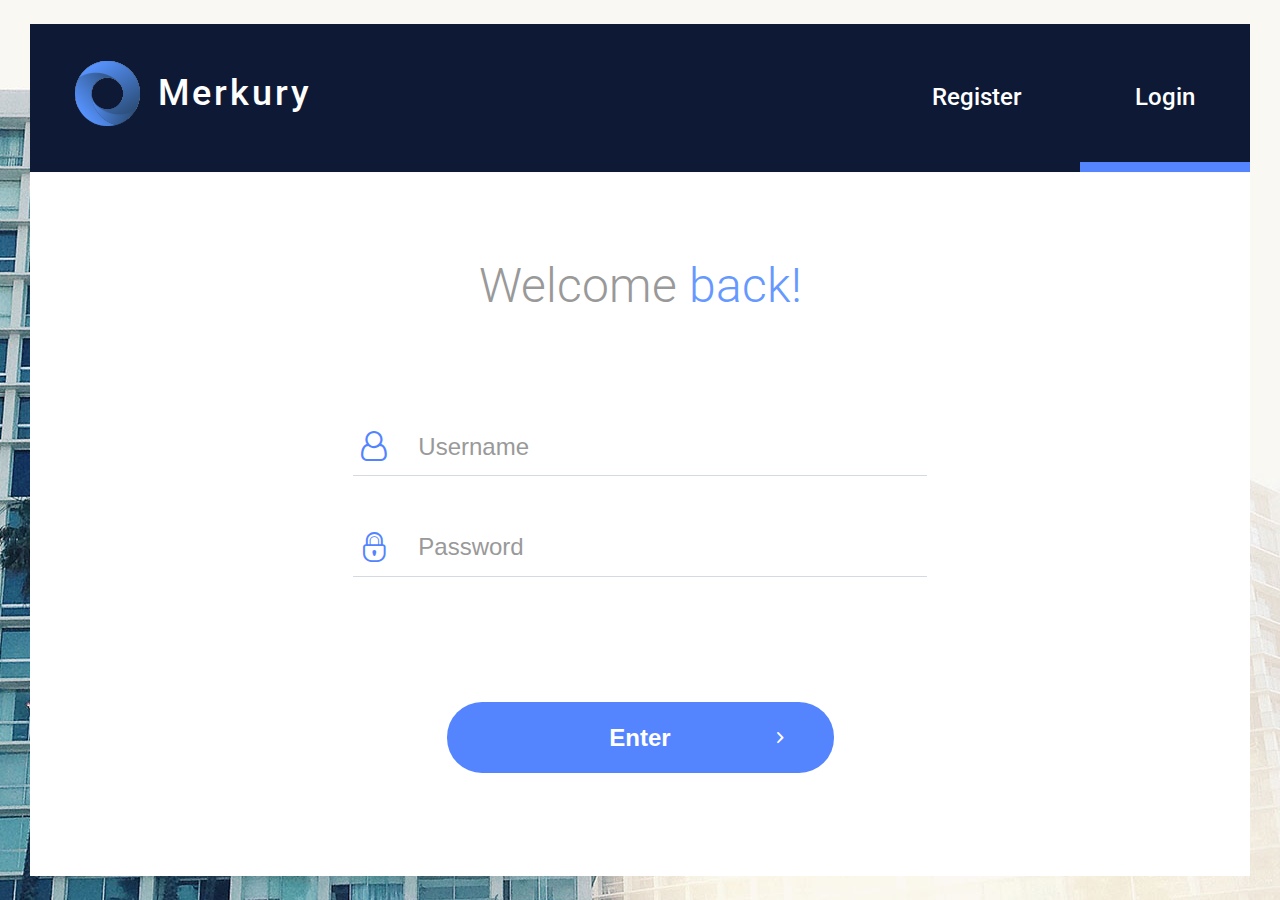
<file: public/index.html>
<!DOCTYPE html>
<html>
    <head>
        <meta charset="utf-8">
        <meta name="viewport" content="width=device-width, initial-scale=1.0">
        <title>Merkury</title>
        <link href="https://fonts.googleapis.com/css?family=Roboto:300,400,500,700&amp;subset=latin-ext" rel="stylesheet">
        <link rel="stylesheet" type="text/css" href="asset/css/style.css">   
    </head>
    <body class="merkury">
        <main class="site-login">
            <section class="user-block">
                <header class="user-block-head">
                    <span class="logo">
                        <a class="logo-link" href="">Merkury</a>
                    </span>
                    <ul class="authentication list">
                        <li class="signup">
                            <a class="link" href="signup.html">Register</a>
                        </li>
                        <li class="login">
                            <a class="link active" href="index.html">Login</a>
                        </li>
                    </ul>
                </header>
                <form class="user-form" action="home.html">
                    <h2 class="form-heading">Welcome <span class="last-word">back!</span> </h2>
                    <div class="user-form-group">
                        <span class="user-form-icon icon-user"></span> 
                        <input class="username" id="username-field" type="text" name="username" placeholder="Username" required>
                    </div>
                    <div class="user-form-group">
                        <span class="user-form-icon icon-lock-1"></span> 
                        <input class="password" id="password-field" type="text" name="password" placeholder="Password" required>
                    </div>
                    <button class="form-btn" type="submit">Enter
                        <span class="btn-icon icon-right"></span>
                    </button>
                </form>
            </section>  
        </main>
    </body>
</html>
</file>
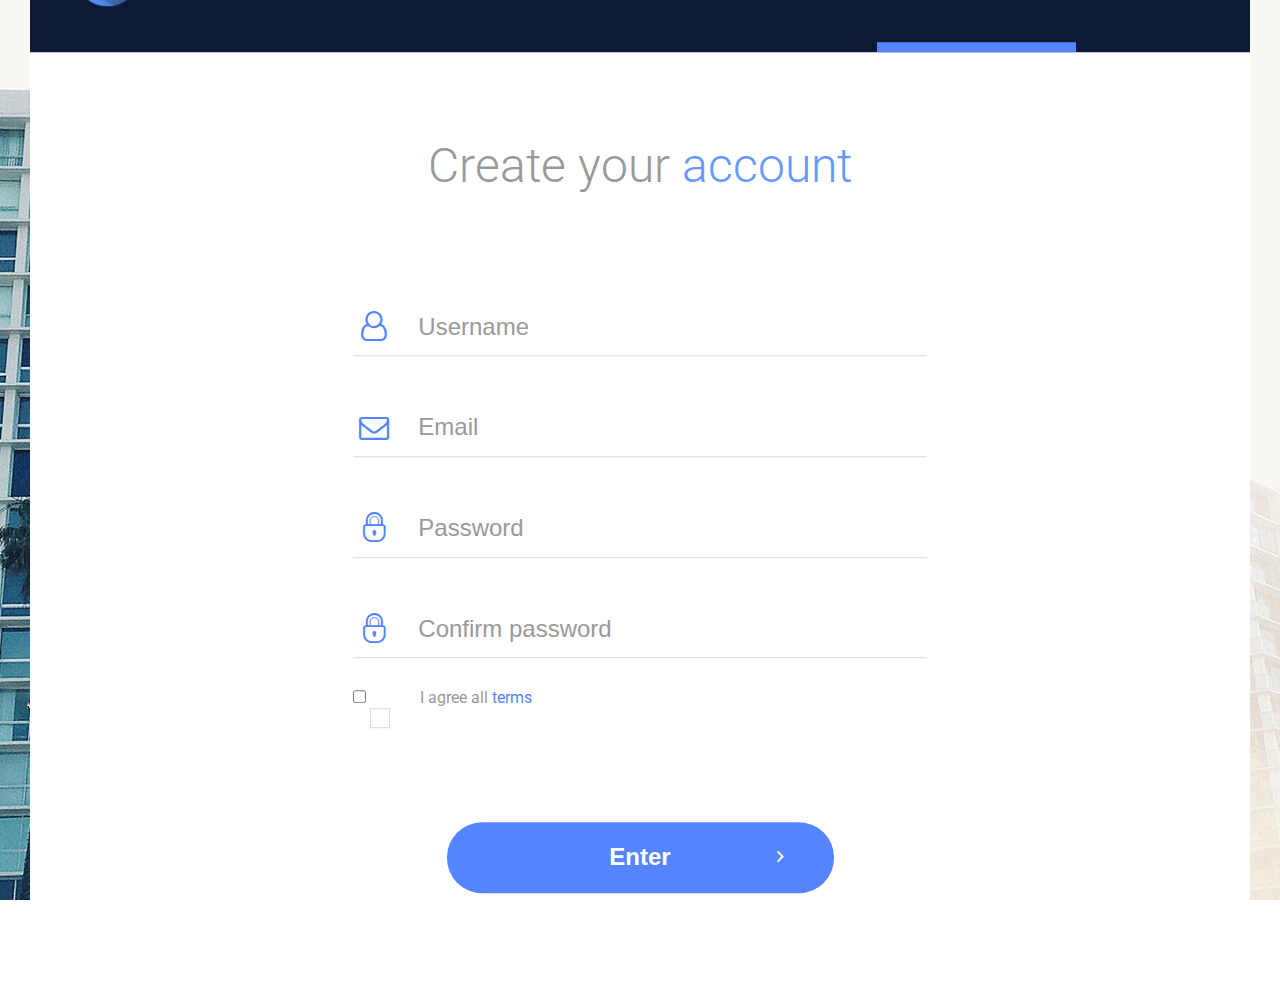
<file: public/signup.html>
<!DOCTYPE html>
<html>
    <head>
        <meta charset="utf-8">
        <meta name="viewport" content="width=device-width, initial-scale=1.0">
        <title>Merkury</title>
        <link href="https://fonts.googleapis.com/css?family=Roboto:300,400,500,700&amp;subset=latin-ext" rel="stylesheet">
        <link rel="stylesheet" type="text/css" href="asset/css/style.css">   
    </head>
    <body class="merkury">
        <main class="site-login">
            <section class="user-block">
                <header class="user-block-head">
                    <span class="logo">
                        <a class="logo-link" href="">Merkury</a>
                    </span>
                    <ul class="authentication list">
                        <li class="signup">
                            <a class="link active" href="signup.html">Register</a>
                        </li>
                        <li class="login">
                            <a class="link" href="index.html">Login</a>
                        </li>
                    </ul>
                </header>
                <form class="user-form" action="home.html">
                    <h2 class="form-heading">Create your <span class="last-word">account</span> </h2>
                    <div class="user-form-group">
                        <span class="user-form-icon icon-user"></span> 
                        <input class="username" id="username-field" type="text" name="username" placeholder="Username" required>
                    </div>
                    <div class="user-form-group">
                        <span class="user-form-icon icon-mail"></span> 
                        <input class="email" id="email-field" type="email" name="email" placeholder="Email" required>
                    </div>
                    <div class="user-form-group">
                        <span class="user-form-icon icon-lock-1"></span> 
                        <input class="password" id="password-field" type="text" name="password" placeholder="Password" required>
                    </div>
                    <div class="user-form-group">
                        <span class="user-form-icon icon-lock-1"></span> 
                        <input class="password" id="confirm-password-field" type="text" name="password" placeholder="Confirm password" required>
                    </div>
                    <div class="user-form-checkbox">
                        <input class="checkbox" type="checkbox">
                        <label class="terms" for="">I agree all <a class="terms-link" href="">terms</a>
                        </label>
                    </div>
                    <button class="form-btn" type="submit">Enter
                        <span class="btn-icon icon-right"></span>
                    </button>
                </form>
            </section>  
        </main>
    </body>
</html>
</file>
<file: public/asset/css/style.css>
@charset "UTF-8";
/*! normalize.css v5.0.0 | MIT License | github.com/necolas/normalize.css */
/**
 * 1. Change the default font family in all browsers (opinionated).
 * 2. Correct the line height in all browsers.
 * 3. Prevent adjustments of font size after orientation changes in
 *    IE on Windows Phone and in iOS.
 */
/* Document
   ========================================================================== */
html {
  font-family: sans-serif;
  /* 1 */
  line-height: 1.15;
  /* 2 */
  -ms-text-size-adjust: 100%;
  /* 3 */
  -webkit-text-size-adjust: 100%;
  /* 3 */
}

/* Sections
   ========================================================================== */
/**
 * Remove the margin in all browsers (opinionated).
 */
body {
  margin: 0;
}

/**
 * Add the correct display in IE 9-.
 */
article,
aside,
footer,
header,
nav,
section {
  display: block;
}

/**
 * Correct the font size and margin on `h1` elements within `section` and
 * `article` contexts in Chrome, Firefox, and Safari.
 */
h1 {
  font-size: 2em;
  margin: 0.67em 0;
}

/* Grouping content
   ========================================================================== */
/**
 * Add the correct display in IE 9-.
 * 1. Add the correct display in IE.
 */
figcaption,
figure,
main {
  /* 1 */
  display: block;
}

/**
 * Add the correct margin in IE 8.
 */
figure {
  margin: 1em 40px;
}

/**
 * 1. Add the correct box sizing in Firefox.
 * 2. Show the overflow in Edge and IE.
 */
hr {
  box-sizing: content-box;
  /* 1 */
  height: 0;
  /* 1 */
  overflow: visible;
  /* 2 */
}

/**
 * 1. Correct the inheritance and scaling of font size in all browsers.
 * 2. Correct the odd `em` font sizing in all browsers.
 */
pre {
  font-family: monospace, monospace;
  /* 1 */
  font-size: 1em;
  /* 2 */
}

/* Text-level semantics
   ========================================================================== */
/**
 * 1. Remove the gray background on active links in IE 10.
 * 2. Remove gaps in links underline in iOS 8+ and Safari 8+.
 */
a {
  background-color: transparent;
  /* 1 */
  -webkit-text-decoration-skip: objects;
  /* 2 */
}

/**
 * Remove the outline on focused links when they are also active or hovered
 * in all browsers (opinionated).
 */
a:active,
a:hover {
  outline-width: 0;
}

/**
 * 1. Remove the bottom border in Firefox 39-.
 * 2. Add the correct text decoration in Chrome, Edge, IE, Opera, and Safari.
 */
abbr[title] {
  border-bottom: none;
  /* 1 */
  text-decoration: underline;
  /* 2 */
  text-decoration: underline dotted;
  /* 2 */
}

/**
 * Prevent the duplicate application of `bolder` by the next rule in Safari 6.
 */
b,
strong {
  font-weight: inherit;
}

/**
 * Add the correct font weight in Chrome, Edge, and Safari.
 */
b,
strong {
  font-weight: bolder;
}

/**
 * 1. Correct the inheritance and scaling of font size in all browsers.
 * 2. Correct the odd `em` font sizing in all browsers.
 */
code,
kbd,
samp {
  font-family: monospace, monospace;
  /* 1 */
  font-size: 1em;
  /* 2 */
}

/**
 * Add the correct font style in Android 4.3-.
 */
dfn {
  font-style: italic;
}

/**
 * Add the correct background and color in IE 9-.
 */
mark {
  background-color: #ff0;
  color: #000;
}

/**
 * Add the correct font size in all browsers.
 */
small {
  font-size: 80%;
}

/**
 * Prevent `sub` and `sup` elements from affecting the line height in
 * all browsers.
 */
sub,
sup {
  font-size: 75%;
  line-height: 0;
  position: relative;
  vertical-align: baseline;
}

sub {
  bottom: -0.25em;
}

sup {
  top: -0.5em;
}

/* Embedded content
   ========================================================================== */
/**
 * Add the correct display in IE 9-.
 */
audio,
video {
  display: inline-block;
}

/**
 * Add the correct display in iOS 4-7.
 */
audio:not([controls]) {
  display: none;
  height: 0;
}

/**
 * Remove the border on images inside links in IE 10-.
 */
img {
  border-style: none;
}

/**
 * Hide the overflow in IE.
 */
svg:not(:root) {
  overflow: hidden;
}

/* Forms
   ========================================================================== */
/**
 * 1. Change the font styles in all browsers (opinionated).
 * 2. Remove the margin in Firefox and Safari.
 */
button,
input,
optgroup,
select,
textarea {
  font-family: sans-serif;
  /* 1 */
  font-size: 100%;
  /* 1 */
  line-height: 1.15;
  /* 1 */
  margin: 0;
  /* 2 */
}

/**
 * Show the overflow in IE.
 * 1. Show the overflow in Edge.
 */
button,
input {
  /* 1 */
  overflow: visible;
}

/**
 * Remove the inheritance of text transform in Edge, Firefox, and IE.
 * 1. Remove the inheritance of text transform in Firefox.
 */
button,
select {
  /* 1 */
  text-transform: none;
}

/**
 * 1. Prevent a WebKit bug where (2) destroys native `audio` and `video`
 *    controls in Android 4.
 * 2. Correct the inability to style clickable types in iOS and Safari.
 */
button,
html [type="button"],
[type="reset"],
[type="submit"] {
  -webkit-appearance: button;
  /* 2 */
}

/**
 * Remove the inner border and padding in Firefox.
 */
button::-moz-focus-inner,
[type="button"]::-moz-focus-inner,
[type="reset"]::-moz-focus-inner,
[type="submit"]::-moz-focus-inner {
  border-style: none;
  padding: 0;
}

/**
 * Restore the focus styles unset by the previous rule.
 */
button:-moz-focusring,
[type="button"]:-moz-focusring,
[type="reset"]:-moz-focusring,
[type="submit"]:-moz-focusring {
  outline: 1px dotted ButtonText;
}

/**
 * Change the border, margin, and padding in all browsers (opinionated).
 */
fieldset {
  border: 1px solid #c0c0c0;
  margin: 0 2px;
  padding: 0.35em 0.625em 0.75em;
}

/**
 * 1. Correct the text wrapping in Edge and IE.
 * 2. Correct the color inheritance from `fieldset` elements in IE.
 * 3. Remove the padding so developers are not caught out when they zero out
 *    `fieldset` elements in all browsers.
 */
legend {
  box-sizing: border-box;
  /* 1 */
  color: inherit;
  /* 2 */
  display: table;
  /* 1 */
  max-width: 100%;
  /* 1 */
  padding: 0;
  /* 3 */
  white-space: normal;
  /* 1 */
}

/**
 * 1. Add the correct display in IE 9-.
 * 2. Add the correct vertical alignment in Chrome, Firefox, and Opera.
 */
progress {
  display: inline-block;
  /* 1 */
  vertical-align: baseline;
  /* 2 */
}

/**
 * Remove the default vertical scrollbar in IE.
 */
textarea {
  overflow: auto;
}

/**
 * 1. Add the correct box sizing in IE 10-.
 * 2. Remove the padding in IE 10-.
 */
[type="checkbox"],
[type="radio"] {
  box-sizing: border-box;
  /* 1 */
  padding: 0;
  /* 2 */
}

/**
 * Correct the cursor style of increment and decrement buttons in Chrome.
 */
[type="number"]::-webkit-inner-spin-button,
[type="number"]::-webkit-outer-spin-button {
  height: auto;
}

/**
 * 1. Correct the odd appearance in Chrome and Safari.
 * 2. Correct the outline style in Safari.
 */
[type="search"] {
  -webkit-appearance: textfield;
  /* 1 */
  outline-offset: -2px;
  /* 2 */
}

/**
 * Remove the inner padding and cancel buttons in Chrome and Safari on macOS.
 */
[type="search"]::-webkit-search-cancel-button,
[type="search"]::-webkit-search-decoration {
  -webkit-appearance: none;
}

/**
 * 1. Correct the inability to style clickable types in iOS and Safari.
 * 2. Change font properties to `inherit` in Safari.
 */
::-webkit-file-upload-button {
  -webkit-appearance: button;
  /* 1 */
  font: inherit;
  /* 2 */
}

/* Interactive
   ========================================================================== */
/*
 * Add the correct display in IE 9-.
 * 1. Add the correct display in Edge, IE, and Firefox.
 */
details,
menu {
  display: block;
}

/*
 * Add the correct display in all browsers.
 */
summary {
  display: list-item;
}

/* Scripting
   ========================================================================== */
/**
 * Add the correct display in IE 9-.
 */
canvas {
  display: inline-block;
}

/**
 * Add the correct display in IE.
 */
template {
  display: none;
}

/* Hidden
   ========================================================================== */
/**
 * Add the correct display in IE 10-.
 */
[hidden] {
  display: none;
}

.merkury {
  font-family: 'Roboto', sans-serif;
}

.merkury * {
  margin: 0;
  padding: 0;
  box-sizing: border-box;
}

.merkury .link {
  text-decoration: none;
}

.merkury .list {
  list-style: none;
}

@font-face {
  font-family: 'icons';
  src: url("../font/icons.eot?85034150");
  src: url("../font/icons.eot?85034150#iefix") format("embedded-opentype"), url("../font/icons.woff2?85034150") format("woff2"), url("../font/icons.woff?85034150") format("woff"), url("../font/icons.ttf?85034150") format("truetype"), url("../font/icons.svg?85034150#icons") format("svg");
  font-weight: normal;
  font-style: normal;
}

/* Chrome hack: SVG is rendered more smooth in Windozze. 100% magic, uncomment if you need it. */
/* Note, that will break hinting! In other OS-es font will be not as sharp as it could be */
/*
@media screen and (-webkit-min-device-pixel-ratio:0) {
  @font-face {
    font-family: 'icons';
    src: url('../font/icons.svg?85034150#icons') format('svg');
  }
}
*/
[class^="icon-"]:before, [class*=" icon-"]:before {
  font-family: "icons";
  font-style: normal;
  font-weight: normal;
  speak: none;
  display: inline-block;
  text-decoration: inherit;
  width: 1em;
  margin-right: .2em;
  text-align: center;
  /* opacity: .8; */
  /* For safety - reset parent styles, that can break glyph codes*/
  font-variant: normal;
  text-transform: none;
  /* fix buttons height, for twitter bootstrap */
  line-height: 1em;
  /* Animation center compensation - margins should be symmetric */
  /* remove if not needed */
  margin-left: .2em;
  /* you can be more comfortable with increased icons size */
  /* font-size: 120%; */
  /* Font smoothing. That was taken from TWBS */
  -webkit-font-smoothing: antialiased;
  -moz-osx-font-smoothing: grayscale;
  /* Uncomment for 3D effect */
  /* text-shadow: 1px 1px 1px rgba(127, 127, 127, 0.3); */
}

.icon-down:before {
  content: '\e800';
}

/* '' */
.icon-home:before {
  content: '\e801';
}

/* '' */
.icon-eq:before {
  content: '\e802';
}

/* '' */
.icon-chart:before {
  content: '\e803';
}

/* '' */
.icon-calendar:before {
  content: '\e804';
}

/* '' */
.icon-cog-outline:before {
  content: '\e805';
}

/* '' */
.icon-search:before {
  content: '\e806';
}

/* '' */
.icon-mail-1:before {
  content: '\e807';
}

/* '' */
.icon-down-dir:before {
  content: '\e808';
}

/* '' */
.icon-left-dir:before {
  content: '\e809';
}

/* '' */
.icon-plus:before {
  content: '\e80a';
}

/* '' */
.icon-right:before {
  content: '\e80b';
}

/* '' */
.icon-up:before {
  content: '\e80c';
}

/* '' */
.icon-clock:before {
  content: '\e80d';
}

/* '' */
.icon-dot-3:before {
  content: '\e80e';
}

/* '' */
.icon-cog:before {
  content: '\e80f';
}

/* '' */
.icon-reply:before {
  content: '\e810';
}

/* '' */
.icon-check:before {
  content: '\e811';
}

/* '' */
.icon-pencil:before {
  content: '\e812';
}

/* '' */
.icon-cancel:before {
  content: '\e813';
}

/* '' */
.icon-right-dir:before {
  content: '\e814';
}

/* '' */
.icon-lock-1:before {
  content: '\e815';
}

/* '' */
.icon-mail:before {
  content: '\e816';
}

/* '' */
.icon-bell:before {
  content: '\f0f3';
}

/* '' */
.icon-trash:before {
  content: '\f1f8';
}

/* '' */
.icon-user:before {
  content: '\f2c0';
}

/* '' */
.form-btn {
  font-size: 24px;
  font-weight: 700;
  color: #fff;
  background-color: #5584ff;
  cursor: pointer;
  height: 71px;
  width: 387px;
  border-radius: 35px;
  border: none;
  margin-top: 104px;
  position: relative;
}

.form-btn:hover {
  background-color: #4b74e0;
}

.form-btn .btn-icon {
  display: inline-block;
  font-weight: normal;
  position: absolute;
  right: 37px;
}

.site-login {
  height: 100vh;
  width: auto;
  background: url("../../asset/img/login-bg.jpg") center center no-repeat;
}

.site-login .user-block {
  width: 1220px;
  background-color: #fff;
  position: absolute;
  top: 50%;
  left: 50%;
  transform: translate(-50%, -50%);
}

.site-login .user-block-head {
  font-weight: 500;
  background-color: #0e1a35;
  display: flex;
  justify-content: space-between;
  align-items: baseline;
}

.site-login .user-block-head .logo {
  padding-left: 45px;
}

.site-login .user-block-head .logo-link {
  color: #fff;
  font-size: 36px;
  line-height: 1.9;
  letter-spacing: 3px;
  text-decoration: none;
  padding-left: 83px;
  position: relative;
  display: inline-block;
}

.site-login .user-block-head .logo-link::before {
  content: '';
  height: 65px;
  width: 65px;
  background: url("../../asset/img/logo-icon.png");
  position: absolute;
  top: calc(50% - 32px);
  left: 0;
}

.site-login .user-block-head .authentication {
  padding: 0;
  margin: 0;
  display: inline-block;
}

.site-login .user-block-head .authentication .signup, .site-login .user-block-head .authentication .login {
  display: inline-block;
}

.site-login .user-block-head .authentication .signup .link, .site-login .user-block-head .authentication .login .link {
  font-size: 24px;
  color: #fff;
  padding: 60px 55px;
  display: inline-block;
  position: relative;
}

.site-login .user-block-head .authentication .signup .link::after, .site-login .user-block-head .authentication .login .link::after {
  content: '';
  height: 10px;
  width: 100%;
  background-color: #5584ff;
  position: absolute;
  bottom: 0;
  left: 0;
  display: none;
  transition: background-color .3s linear;
}

.site-login .user-block-head .authentication .signup .link:hover::after, .site-login .user-block-head .authentication .login .link:hover::after {
  display: block;
}

.site-login .user-block-head .authentication .signup .link.active::after, .site-login .user-block-head .authentication .login .link.active::after {
  display: block;
}

.site-login .user-form {
  padding: 86px 0 103px 0;
  text-align: center;
}

.site-login .user-form .form-heading {
  font-size: 48px;
  font-weight: 300;
  color: #999;
  margin-bottom: 84px;
}

.site-login .user-form .form-heading .last-word {
  color: #6699ff;
}

.site-login .user-form .user-form-group {
  width: 47%;
  padding: 21px 0;
  margin: 0 auto;
  position: relative;
}

.site-login .user-form .username, .site-login .user-form .password, .site-login .user-form .email {
  width: 100%;
  font-size: 24px;
  font-weight: 300;
  color: #999;
  border: 0;
  border-bottom: 1px solid #d4d9e3;
  padding: 15px 65px;
  outline: 0;
}

.site-login .user-form .username::-webkit-input-placeholder, .site-login .user-form .password::-webkit-input-placeholder, .site-login .user-form .email::-webkit-input-placeholder {
  /* Chrome/Opera/Safari */
  color: #999;
  font-weight: 300;
}

.site-login .user-form .username::-moz-placeholder, .site-login .user-form .password::-moz-placeholder, .site-login .user-form .email::-moz-placeholder {
  /* Firefox 19+ */
  color: #999;
  font-weight: 300;
}

.site-login .user-form .username:-ms-input-placeholder, .site-login .user-form .password:-ms-input-placeholder, .site-login .user-form .email:-ms-input-placeholder {
  /* IE 10+ */
  color: #999;
  font-weight: 300;
}

.site-login .user-form .username:-moz-placeholder, .site-login .user-form .password:-moz-placeholder, .site-login .user-form .email:-moz-placeholder {
  /* Firefox 18- */
  color: #999;
  font-weight: 300;
}

.site-login .user-form .username:focus, .site-login .user-form .password:focus, .site-login .user-form .email:focus {
  border-bottom: 2px solid #5384ff;
}

.site-login .user-form .user-form-checkbox {
  width: 47%;
  text-align: left;
  padding: 10px 0;
  margin: 0 auto;
}

.site-login .user-form .user-form-checkbox .terms {
  color: #999;
  padding-left: 50px;
  position: relative;
}

.site-login .user-form .user-form-checkbox .terms::before {
  content: '';
  height: 18px;
  width: 18px;
  border: 1px solid #d4d9e3;
  display: block;
  position: absolute;
  left: 0;
}

.site-login .user-form .user-form-checkbox .terms-link {
  text-decoration: none;
  color: #5384ff;
}

.site-login .user-form .user-form-checkbox .terms-link:hover {
  text-decoration: underline;
}

.site-login .user-form .user-form-icon {
  font-size: 30px;
  position: absolute;
  top: calc(50% - 17px);
  left: 0;
}

.site-login .user-form .user-form-icon::before {
  color: #5384ff;
}
</file>
